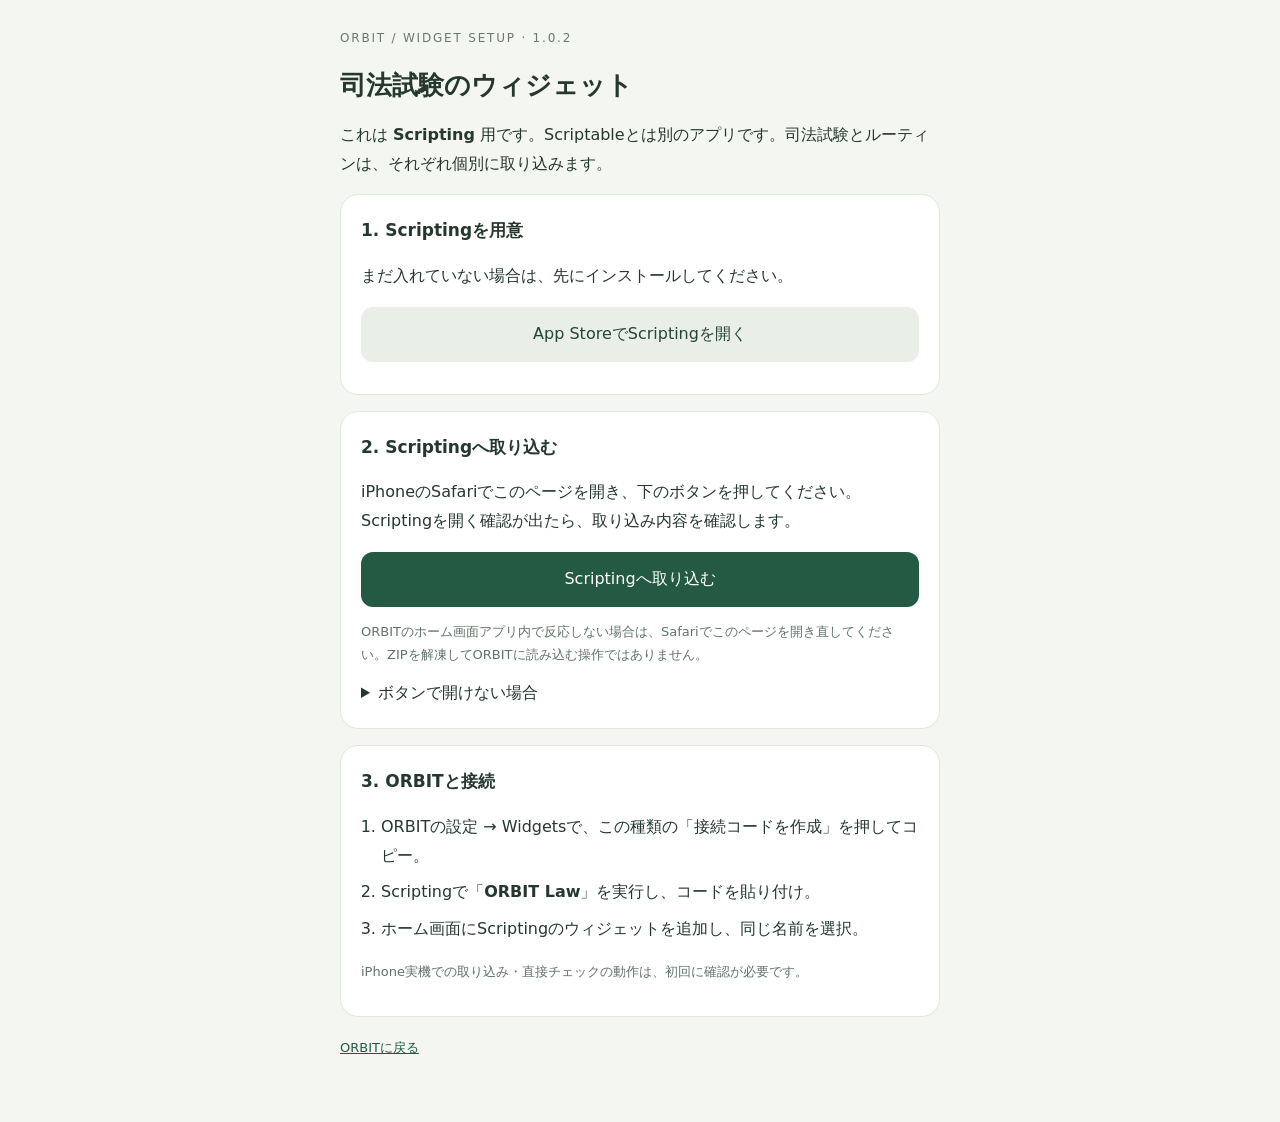
<file: widget-install.html>
<!doctype html>
<html lang="ja"><head><meta charset="utf-8"><meta name="viewport" content="width=device-width,initial-scale=1"><meta name="theme-color" content="#173f36"><title>ORBIT — ウィジェットの取り込み</title><style>
*{box-sizing:border-box}body{margin:0;background:#f4f6f1;color:#24382e;font-family:system-ui,-apple-system,sans-serif;line-height:1.8}main{max-width:640px;margin:auto;padding:28px 20px 60px}a{color:#245a43}header{font-size:12px;letter-spacing:.15em;color:#687a6c}h1{font-size:26px;line-height:1.4}h2{font-size:17px;margin:0 0 10px}.card{background:white;border:1px solid #e1e7df;border-radius:18px;padding:20px;margin:16px 0}.note{font-size:13px;color:#617368}.btn,button{display:block;border:0;border-radius:12px;padding:13px 16px;background:#245a43;color:#fff;font:inherit;text-align:center;text-decoration:none;cursor:pointer;width:100%;margin:12px 0}.secondary{background:#e9eee7;color:#244635}textarea{width:100%;resize:none;border:1px solid #ccd8ca;border-radius:8px;padding:10px;font:12px/1.7 monospace;overflow-wrap:anywhere}#status{min-height:24px;font-size:13px}.back{font-size:13px}ol{padding-left:20px}li{margin-bottom:8px}
</style></head><body><main><header>ORBIT / WIDGET SETUP · 1.0.2</header><h1><span id="label">司法試験</span>のウィジェット</h1><p>これは <strong>Scripting</strong> 用です。Scriptableとは別のアプリです。司法試験とルーティンは、それぞれ個別に取り込みます。</p>
<section class="card"><h2>1. Scriptingを用意</h2><p>まだ入れていない場合は、先にインストールしてください。</p><a class="btn secondary" href="https://apps.apple.com/jp/app/scripting/id6479691128" target="_blank" rel="noopener">App StoreでScriptingを開く</a></section>
<section class="card"><h2>2. Scriptingへ取り込む</h2><p>iPhoneのSafariでこのページを開き、下のボタンを押してください。Scriptingを開く確認が出たら、取り込み内容を確認します。</p><a class="btn" id="install" href="#">Scriptingへ取り込む</a><p class="note">ORBITのホーム画面アプリ内で反応しない場合は、Safariでこのページを開き直してください。ZIPを解凍してORBITに読み込む操作ではありません。</p><details><summary>ボタンで開けない場合</summary><p>下のURLをコピーし、Scripting側のURLから取り込む操作で指定してください。</p><label for="source">このウィジェットの取り込みURL</label><textarea id="source" rows="4" readonly></textarea><button id="copy" class="secondary" type="button">取り込みURLをコピー</button><p id="status" role="status"></p><a id="download" href="#" download>ZIPファイルを保存</a><p class="note">取り込み先はScriptingです。ORBITの「バックアップを読み込む」は使いません。まだエラーになる場合は、表示された文言を教えてください。</p></details></section>
<section class="card"><h2>3. ORBITと接続</h2><ol><li>ORBITの設定 → Widgetsで、この種類の「接続コードを作成」を押してコピー。</li><li>Scriptingで「<strong id="script-name">ORBIT Law</strong>」を実行し、コードを貼り付け。</li><li>ホーム画面にScriptingのウィジェットを追加し、同じ名前を選択。</li></ol><p class="note">iPhone実機での取り込み・直接チェックの動作は、初回に確認が必要です。</p></section><a class="back" href="./">ORBITに戻る</a></main><script>
const kind=new URLSearchParams(location.search).get('kind')==='routine'?'routine':'law',name=kind==='law'?'Law':'Routine',label=kind==='law'?'司法試験':'ルーティン',url=new URL('./widgets/ORBIT-'+name+'.zip?v=1.0.2',location.href).href;
document.getElementById('label').textContent=label;document.getElementById('script-name').textContent='ORBIT '+name;document.getElementById('install').href='scripting://import_scripts?urls='+encodeURIComponent(JSON.stringify([url]));document.getElementById('source').value=url;document.getElementById('download').href=url;document.getElementById('copy').onclick=async()=>{try{await navigator.clipboard.writeText(url);document.getElementById('status').textContent='コピーしました。Scriptingに貼り付けてください。'}catch{document.getElementById('source').select();document.getElementById('status').textContent='URLを選択しました。コピーしてください。'}};
</script></body></html>
</file>
